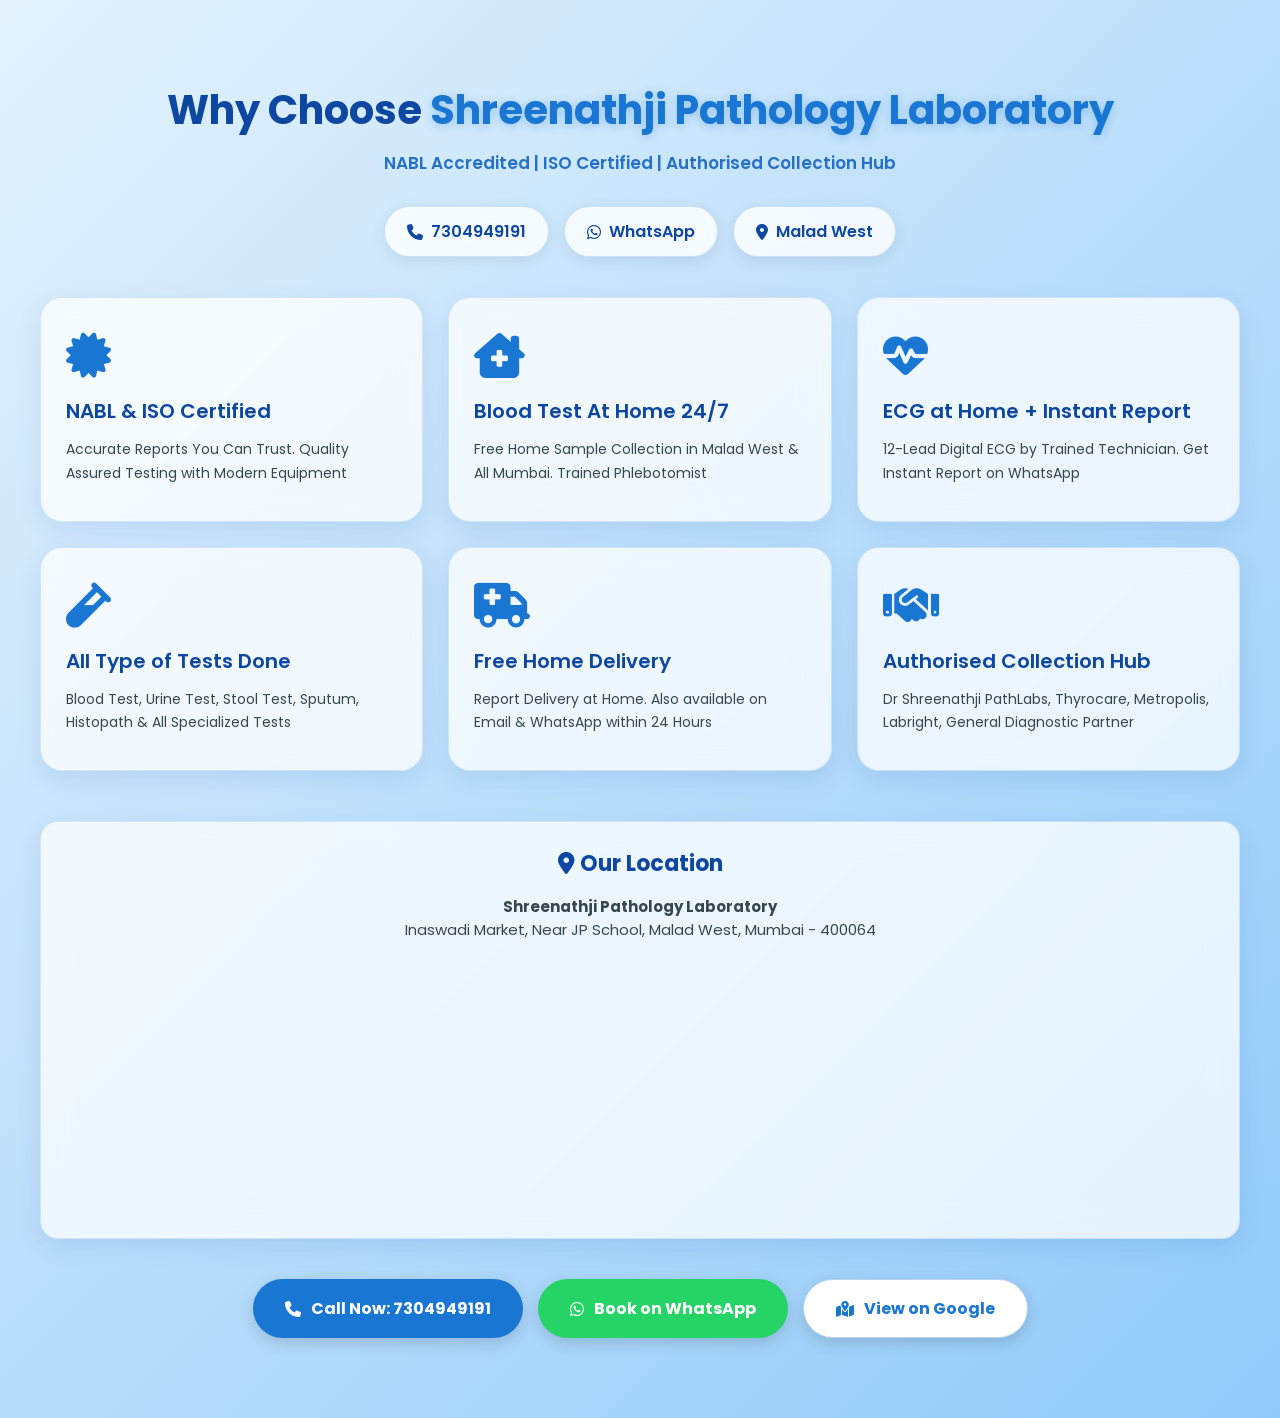
<file: choose.html>
<!DOCTYPE html>
<html lang="en">
<head>
<meta charset="UTF-8">
<meta name="viewport" content="width=device-width, initial-scale=1.0">
<title>Shreenathji Pathology Laboratory | Blood Test at Home in Malad West</title>

  <meta name="description" content="Shreenathji Path Labs - Trusted Diagnostics in Mumbai, Malad West. ANC, Sugar, Fever, ECG, Fullbody Checkup at affordable price. Book now.">
  <link rel="canonical" href="https://aanandkumarr70.github.io/shreenathji-pathlabs/choose.html">
  <link rel="icon" href="favicon.ico" type="image/x-icon">
  <meta property="og:title" content="Shreenathji Path Labs - Trusted Diagnostics">
  <meta property="og:description" content="Book ANC, Sugar, Fever Test at Home in Malad West, Mumbai">
  <meta property="og:image" content="https://aanandkumarr70.github.io/shreenathji-pathlabs/banner.jpeg">
  <meta property="og:url" content="https://aanandkumarr70.github.io/shreenathji-pathlabs/choose.html">
  <meta property="og:type" content="website">

<link href="https://fonts.googleapis.com/css2?family=Poppins:wght@400;600;700&display=swap" rel="stylesheet">
<link rel="stylesheet" href="https://cdnjs.cloudflare.com/ajax/libs/font-awesome/6.5.0/css/all.min.css">

<style>
* { margin: 0; padding: 0; box-sizing: border-box; }
body { font-family: 'Poppins', sans-serif; background: #f0f7ff; }

.why-choose {
  padding: 80px 20px;
  background: linear-gradient(135deg, #e3f2fd 0%, #bbdefb 50%, #90caf9 100%);
  color: #0d47a1;
  position: relative;
}

.container { max-width: 1200px; margin: auto; position: relative; z-index: 2; text-align: center; }
.why-choose h2 { font-size: 40px; font-weight: 700; margin-bottom: 10px; color: #0d47a1; }
.why-choose h2 span { color: #1976d2; text-shadow: 0 2px 10px rgba(25,118,210,0.3); }
.subtitle { font-size: 17px; margin-bottom: 30px; opacity: 0.9; font-weight: 600; color: #1565c0; }

.top-bar { 
  display: flex; justify-content: center; gap: 15px; flex-wrap: wrap; margin-bottom: 40px; 
}
.top-bar a { 
  background: rgba(255,255,255,0.8); padding: 12px 22px; border-radius: 50px; 
  color: #0d47a1; text-decoration: none; font-weight: 600; backdrop-filter: blur(10px); 
  border: 1px solid rgba(25,118,210,0.2); transition: 0.3s; display: flex; align-items: center; gap: 8px;
  box-shadow: 0 4px 15px rgba(0,0,0,0.08);
}
.top-bar a:hover { background: #fff; transform: translateY(-3px); }

.glass-grid { 
  display: grid; grid-template-columns: repeat(auto-fit, minmax(300px, 1fr)); 
  gap: 25px; margin-bottom: 50px; 
}
.glass-card {
  background: rgba(255, 255, 255, 0.75);
  backdrop-filter: blur(15px);
  border: 1px solid rgba(25,118,210,0.15);
  padding: 35px 25px;
  border-radius: 22px;
  transition: 0.4s;
  text-align: left;
  box-shadow: 0 8px 25px rgba(13,71,161,0.1);
}
.glass-card:hover { 
  transform: translateY(-10px); 
  background: #fff; 
  box-shadow: 0 15px 40px rgba(13,71,161,0.2); 
}
.glass-card i { font-size: 45px; color: #1976d2; margin-bottom: 18px; }
.glass-card h3 { font-size: 20px; font-weight: 600; margin-bottom: 12px; color: #0d47a1; }
.glass-card p { font-size: 14px; line-height: 1.7; color: #37474f; }

.location-box {
  background: rgba(255,255,255,0.75);
  backdrop-filter: blur(15px);
  border-radius: 18px;
  padding: 25px;
  margin-bottom: 40px;
  border: 1px solid rgba(25,118,210,0.15);
  box-shadow: 0 8px 25px rgba(13,71,161,0.1);
}
.location-box h3 { margin-bottom: 15px; font-size: 22px; color: #0d47a1; }
.location-box p { font-size: 15px; margin-bottom: 15px; color: #37474f; }
.location-box iframe { width: 100%; height: 250px; border-radius: 12px; border: 0; }

.cta-buttons { display: flex; justify-content: center; gap: 15px; flex-wrap: wrap; }
.btn { 
  padding: 16px 32px; border-radius: 50px; text-decoration: none; font-weight: 700; 
  font-size: 16px; transition: 0.3s; display: flex; align-items: center; gap: 10px; 
  box-shadow: 0 5px 15px rgba(0,0,0,0.15);
}
.btn-call { background: #1976d2; color: #fff; }
.btn-whatsapp { background: #25D366; color: #fff; }
.btn-map { background: #fff; color: #1976d2; border: 1px solid rgba(25,118,210,0.3); }
.btn:hover { transform: scale(1.08); }

/* Mobile Responsive */
@media(max-width: 768px){
  .why-choose h2 { font-size: 28px; }
  .glass-grid { grid-template-columns: 1fr; }
  .btn { width: 100%; justify-content: center; }
  .top-bar { flex-direction: column; align-items: center; }
}
</style>
</head>
<body>

<section class="why-choose">
  <div class="container">
    
    <h2>Why Choose <span>Shreenathji Pathology Laboratory</span></h2>
    <p class="subtitle">NABL Accredited | ISO Certified | Authorised Collection Hub</p>

    <div class="top-bar">
      <a href="tel:7304949191"><i class="fa-solid fa-phone"></i> 7304949191</a>
      <a href="https://wa.me/917304949191" target="_blank"><i class="fa-brands fa-whatsapp"></i> WhatsApp</a>
      <a href="https://g.co/kgs/7Qe51v" target="_blank"><i class="fa-solid fa-location-dot"></i> Malad West</a>
    </div>

    <div class="glass-grid">
      
      <div class="glass-card">
        <i class="fa-solid fa-certificate"></i>
        <h3>NABL & ISO Certified</h3>
        <p>Accurate Reports You Can Trust. Quality Assured Testing with Modern Equipment</p>
      </div>

      <div class="glass-card">
        <i class="fa-solid fa-house-chimney-medical"></i>
        <h3>Blood Test At Home 24/7</h3>
        <p>Free Home Sample Collection in Malad West & All Mumbai. Trained Phlebotomist</p>
      </div>

      <div class="glass-card">
        <i class="fa-solid fa-heart-pulse"></i>
        <h3>ECG at Home + Instant Report</h3>
        <p>12-Lead Digital ECG by Trained Technician. Get Instant Report on WhatsApp</p>
      </div>

      <div class="glass-card">
        <i class="fa-solid fa-vial"></i>
        <h3>All Type of Tests Done</h3>
        <p>Blood Test, Urine Test, Stool Test, Sputum, Histopath & All Specialized Tests</p>
      </div>

      <div class="glass-card">
        <i class="fa-solid fa-truck-medical"></i>
        <h3>Free Home Delivery</h3>
        <p>Report Delivery at Home. Also available on Email & WhatsApp within 24 Hours</p>
      </div>

      <div class="glass-card">
        <i class="fa-solid fa-handshake"></i>
        <h3>Authorised Collection Hub</h3>
        <p>Dr Shreenathji PathLabs, Thyrocare, Metropolis, Labright, General Diagnostic Partner</p>
      </div>

    </div>

    <div class="location-box">
      <h3><i class="fa-solid fa-location-dot"></i> Our Location</h3>
      <p><b>Shreenathji Pathology Laboratory</b><br>
      Inaswadi Market, Near JP School, Malad West, Mumbai - 400064</p>
      <iframe src="https://www.google.com/maps/embed?pb=!1m18!1m12!1m3!1d3767.123456!2d72.8321!3d19.1867!2m3!1f0!2f0!3f0!3m2!1i1024!2i768!4f13.1!3m3!1m2!1s0x0%3A0x0!2zMTnCsDExJzEyLjEiTiA3MsKwNDknNTUuNiJF!5e0!3m2!1sen!2sin!4v1234567890" allowfullscreen="" loading="lazy"></iframe>
    </div>

    <div class="cta-buttons">
      <a href="tel:7304949191" class="btn btn-call"><i class="fa-solid fa-phone"></i> Call Now: 7304949191</a>
      <a href="https://wa.me/917304949191" target="_blank" class="btn btn-whatsapp"><i class="fa-brands fa-whatsapp"></i> Book on WhatsApp</a>
      <a href="https://g.co/kgs/7Qe51v" target="_blank" class="btn btn-map"><i class="fa-solid fa-map-location-dot"></i> View on Google</a>
    </div>

  </div>
</section>

</body>
</html>
</file>
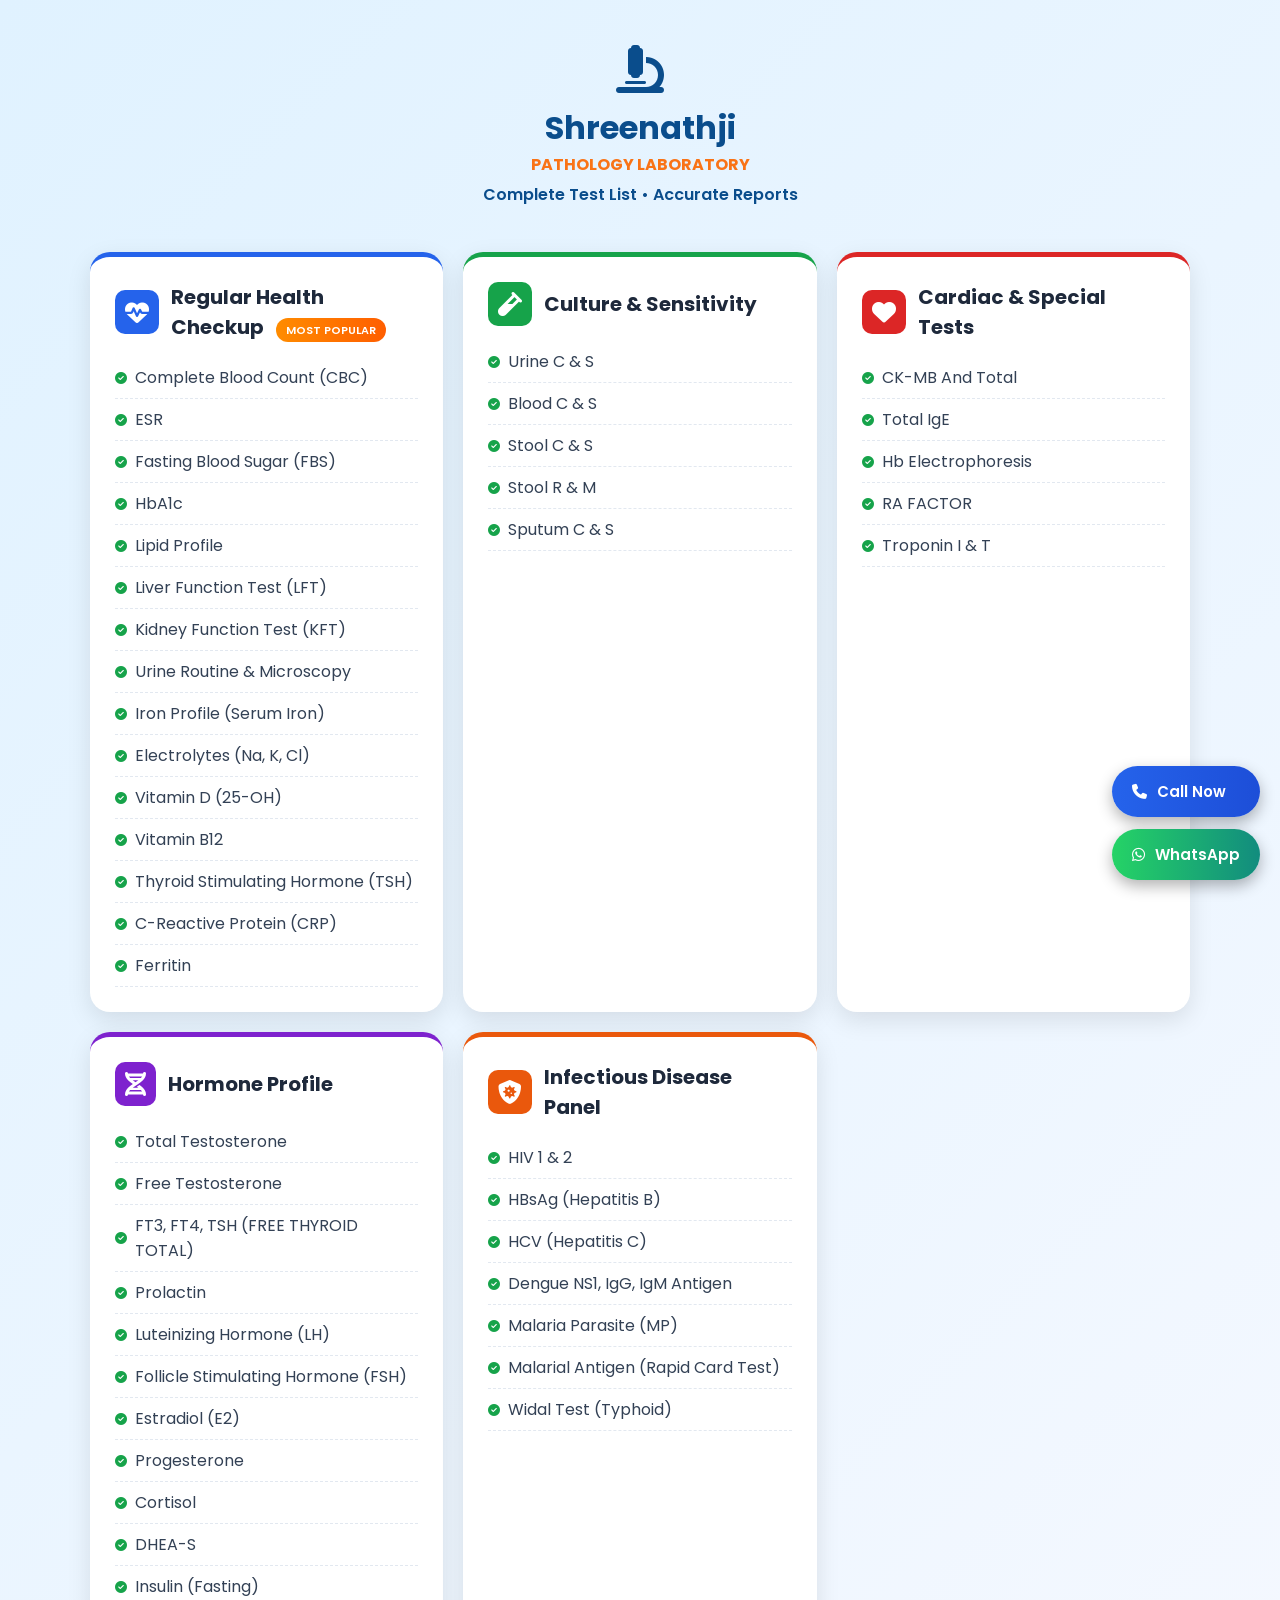
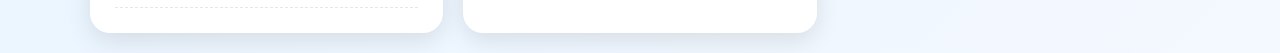
<file: list.html>
<!DOCTYPE html>
<html lang="en">
<head>
<meta charset="UTF-8">
<meta name="viewport" content="width=device-width, initial-scale=1.0">
<title>Shreenathji Pathology 🧪 Complete Test List</title>

<meta name="description" content="Shreenathji Path Labs - Trusted Diagnostics in Mumbai, Malad West. ANC, Sugar, Fever, ECG, Fullbody Checkup at affordable price. Book now.">
  <link rel="canonical" href="https://aanandkumarr70.github.io/shreenathji-pathlabs/list.html">
  <link rel="icon" href="favicon.ico" type="image/x-icon">
  <meta property="og:title" content="Shreenathji Path Labs - Trusted Diagnostics">
  <meta property="og:description" content="Book ANC, Sugar, Fever Test at Home in Malad West, Mumbai">
  <meta property="og:image" content="https://aanandkumarr70.github.io/shreenathji-pathlabs/banner.jpeg">
  <meta property="og:url" content="https://aanandkumarr70.github.io/shreenathji-pathlabs/list.html">
  <meta property="og:type" content="website">

<link rel="stylesheet" href="https://cdnjs.cloudflare.com/ajax/libs/font-awesome/6.5.1/css/all.min.css">
<style>

@import url('https://fonts.googleapis.com/css2?family=Poppins:wght@400;500;600;700&display=swap');
*{margin:0;padding:0;box-sizing:border-box;
    font-family:'Poppins',sans-serif;
}

body{background:linear-gradient(135deg,#e0f2ff 0%,#f4f8ff 100%);padding:20px 10px;}

.header{text-align:center;padding:25px 10px;margin-bottom:20px;}
.header i{font-size:3rem;color:#0a4d8c;animation: pulse 2s infinite;}
.header h1{color:#0a4d8c;font-size:32px;margin-top:10px;}
.header span{color:#f97316;font-size:16px;display:block;}
.tagline{color:#0a4d8c;font-weight:600;margin-top:5px;}

.container{max-width:1100px;margin:0 auto;}
.grid{display:grid;grid-template-columns:repeat(auto-fit, minmax(300px, 1fr));gap:20px;}

.card{
  background:#fff;
  border-radius:20px;
  padding:25px;
  box-shadow:0 8px 25px rgba(0,0,0,0.1);
  border-top:5px solid;
  opacity:0;
  transform:translateY(30px);
  animation: fadeUp 0.6s forwards;
}
.card:nth-child(1){border-color:#2563eb;
     animation-delay:0.1s;}

.card:nth-child(2){border-color:#16a34a; 
    animation-delay:0.2s;}

.card:nth-child(3){border-color:#dc2626;
     animation-delay:0.3s;}

.card:nth-child(4){border-color:#7e22ce;
     animation-delay:0.4s;}

.card:nth-child(5){border-color:#ea580c;
     animation-delay:0.5s;}

.card-header{display:flex;align-items:center;
    gap:12px;margin-bottom:15px;
}

.card-header i{font-size:24px;
    padding:10px;
    border-radius:10px;
    color:#fff;
}

.card:nth-child(1) .card-header i{background:#2563eb;}
.card:nth-child(2) .card-header i{background:#16a34a;}
.card:nth-child(3) .card-header i{background:#dc2626;}
.card:nth-child(4) .card-header i{background:#7e22ce;}
.card:nth-child(5) .card-header i{background:#ea580c;}


.card h2{font-size:20px;color:#1e293b;}
.badge{background:linear-gradient(90deg,#ff8c00,#ff5e00);
    color:#fff;
    font-size:11px;
    padding:4px 10px;
    border-radius:20px;
    font-weight:600;
    margin-left:8px;
    animation: blink 1.5s infinite;
}


.card ul{list-style:none;}
.card ul li{
  padding:8px 0;
  border-bottom:1px dashed #e2e8f0;
  color:#334155;
  display:flex;
  align-items:center;
  gap:8px;
  transition:0.3s;
}

.card ul li:hover{color:#0a4d8c;transform:translateX(5px);}
.card ul li i{color:#16a34a;font-size:12px;}


.floating-btns{position:fixed;
    bottom:20px;right:20px;
    display:flex;
    flex-direction:column;
    gap:12px;z-index:999;
}

.floating-btns a{
  padding:14px 20px;
  border-radius:50px;
  color:#fff;
  text-decoration:none;
  font-weight:600;
  box-shadow:0 6px 15px rgba(0,0,0,0.3);
  display:flex;
  align-items:center;
  gap:10px;font-size:15px;
  transition:0.3s;
}
.floating-btns a:hover{transform:scale(1.08);}
.call-btn{background:linear-gradient(90deg,#2563eb,#1d4ed8);} 
.whatsapp-btn{background:linear-gradient(90deg,#25D366,#128C7E);}


@keyframes fadeUp{to{opacity:1;transform:translateY(0);}}
@keyframes pulse{0%,100%{transform:scale(1);}50%{transform:scale(1.1);}}
@keyframes blink{0%,100%{opacity:1;}50%{opacity:0.6;}}

@media (max-width: 768px){
  .header h1{font-size:24px;}
  .grid{grid-template-columns:1fr;}
}
</style>
</head>

<body>


<header class="header">
  <i class="fa-solid fa-microscope"></i>
  <h1>Shreenathji <span>PATHOLOGY LABORATORY</span></h1>
  <p class="tagline">Complete Test List • Accurate Reports</p>
</header>

<div class="container">
  <div class="grid">

    

    <div class="card">
      <div class="card-header">
        <i class="fa-solid fa-heart-pulse"></i>
        <h2>Regular Health Checkup <span class="badge">MOST POPULAR</span></h2>
      </div>
      <ul>
        <li><i class="fa-solid fa-circle-check">
        </i> Complete Blood Count (CBC)</li>
        <li><i class="fa-solid fa-circle-check">
        </i> ESR</li>
        
        <li><i class="fa-solid fa-circle-check"></i> Fasting Blood Sugar (FBS)</li>
        <li><i class="fa-solid fa-circle-check"></i> HbA1c</li>
        <li><i class="fa-solid fa-circle-check"></i> Lipid Profile</li>
        <li><i class="fa-solid fa-circle-check"></i> Liver Function Test (LFT)</li>
        <li><i class="fa-solid fa-circle-check"></i> Kidney Function Test (KFT)</li>
        <li><i class="fa-solid fa-circle-check"></i> Urine Routine & Microscopy</li>
        <li><i class="fa-solid fa-circle-check"></i> Iron Profile (Serum Iron)</li>
        <li><i class="fa-solid fa-circle-check"></i> Electrolytes (Na, K, Cl)</li>
        <li><i class="fa-solid fa-circle-check"></i> Vitamin D (25-OH)</li>
        <li><i class="fa-solid fa-circle-check"></i> Vitamin B12</li>
        <li><i class="fa-solid fa-circle-check"></i> Thyroid Stimulating Hormone (TSH)</li>
        <li><i class="fa-solid fa-circle-check"></i> C-Reactive Protein (CRP)</li>
        <li><i class="fa-solid fa-circle-check"></i> Ferritin</li>
      </ul>
    </div>

    

    <div class="card">
      <div class="card-header">
        <i class="fa-solid fa-vial"></i>
        <h2>Culture & Sensitivity</h2>
      </div>
      <ul>
        <li><i class="fa-solid fa-circle-check"></i> Urine C & S</li>
        <li><i class="fa-solid fa-circle-check"></i> Blood C & S</li>
        <li><i class="fa-solid fa-circle-check"></i> Stool C & S</li>
        <li><i class="fa-solid fa-circle-check"></i> Stool R & M</li>
        <li><i class="fa-solid fa-circle-check"></i> Sputum C & S</li>
      </ul>
    </div>


   
    <div class="card">
      <div class="card-header">
        <i class="fa-solid fa-heart"></i>
        <h2>Cardiac & Special Tests</h2>
      </div>
      <ul>
        <li><i class="fa-solid fa-circle-check"></i> CK-MB And Total</li>
        <li><i class="fa-solid fa-circle-check"></i> Total IgE</li>
        <li><i class="fa-solid fa-circle-check"></i> Hb Electrophoresis</li>
        <li><i class="fa-solid fa-circle-check"></i> RA FACTOR</li>
        <li><i class="fa-solid fa-circle-check"></i> Troponin I & T</li>
      </ul>
    </div>



    <div class="card">
      <div class="card-header">
        <i class="fa-solid fa-dna"></i>
        <h2>Hormone Profile</h2>
      </div>
      <ul>
        <li><i class="fa-solid fa-circle-check"></i> Total Testosterone</li>
        <li><i class="fa-solid fa-circle-check"></i> Free Testosterone</li>
        <li><i class="fa-solid fa-circle-check"></i> FT3, FT4, TSH (FREE THYROID TOTAL)</li>
        <li><i class="fa-solid fa-circle-check"></i> Prolactin</li>
        <li><i class="fa-solid fa-circle-check"></i> Luteinizing Hormone (LH)</li>
        <li><i class="fa-solid fa-circle-check"></i> Follicle Stimulating Hormone (FSH)</li>
        <li><i class="fa-solid fa-circle-check"></i> Estradiol (E2)</li>
        <li><i class="fa-solid fa-circle-check"></i> Progesterone</li>
        <li><i class="fa-solid fa-circle-check"></i> Cortisol</li>
        <li><i class="fa-solid fa-circle-check"></i> DHEA-S</li>
        <li><i class="fa-solid fa-circle-check"></i> Insulin (Fasting)</li>
      </ul>
    </div>

    

    <div class="card">
      <div class="card-header">
        <i class="fa-solid fa-shield-virus"></i>
        <h2>Infectious Disease Panel</h2>
      </div>
      <ul>
        <li><i class="fa-solid fa-circle-check"></i> HIV 1 & 2</li>
        <li><i class="fa-solid fa-circle-check"></i> HBsAg (Hepatitis B)</li>
        <li><i class="fa-solid fa-circle-check"></i> HCV (Hepatitis C)</li>
        <li><i class="fa-solid fa-circle-check"></i> Dengue NS1, IgG, IgM Antigen</li>
        <li><i class="fa-solid fa-circle-check"></i> Malaria Parasite (MP)</li>
        <li><i class="fa-solid fa-circle-check"></i> Malarial Antigen (Rapid Card Test)</li>
        <li><i class="fa-solid fa-circle-check"></i> Widal Test (Typhoid)</li>
      </ul>
    </div>

  </div>
</div>



<div class="floating-btns">
  <a href="tel:7304949191" class="call-btn"><i class="fa-solid fa-phone"></i> Call Now</a>
  <a href="https://wa.me/917304949191?text=Hello, I want to book a test" target="_blank" class="whatsapp-btn"><i class="fa-brands fa-whatsapp"></i> WhatsApp</a>
</div>

</body>
</html>
</file>
